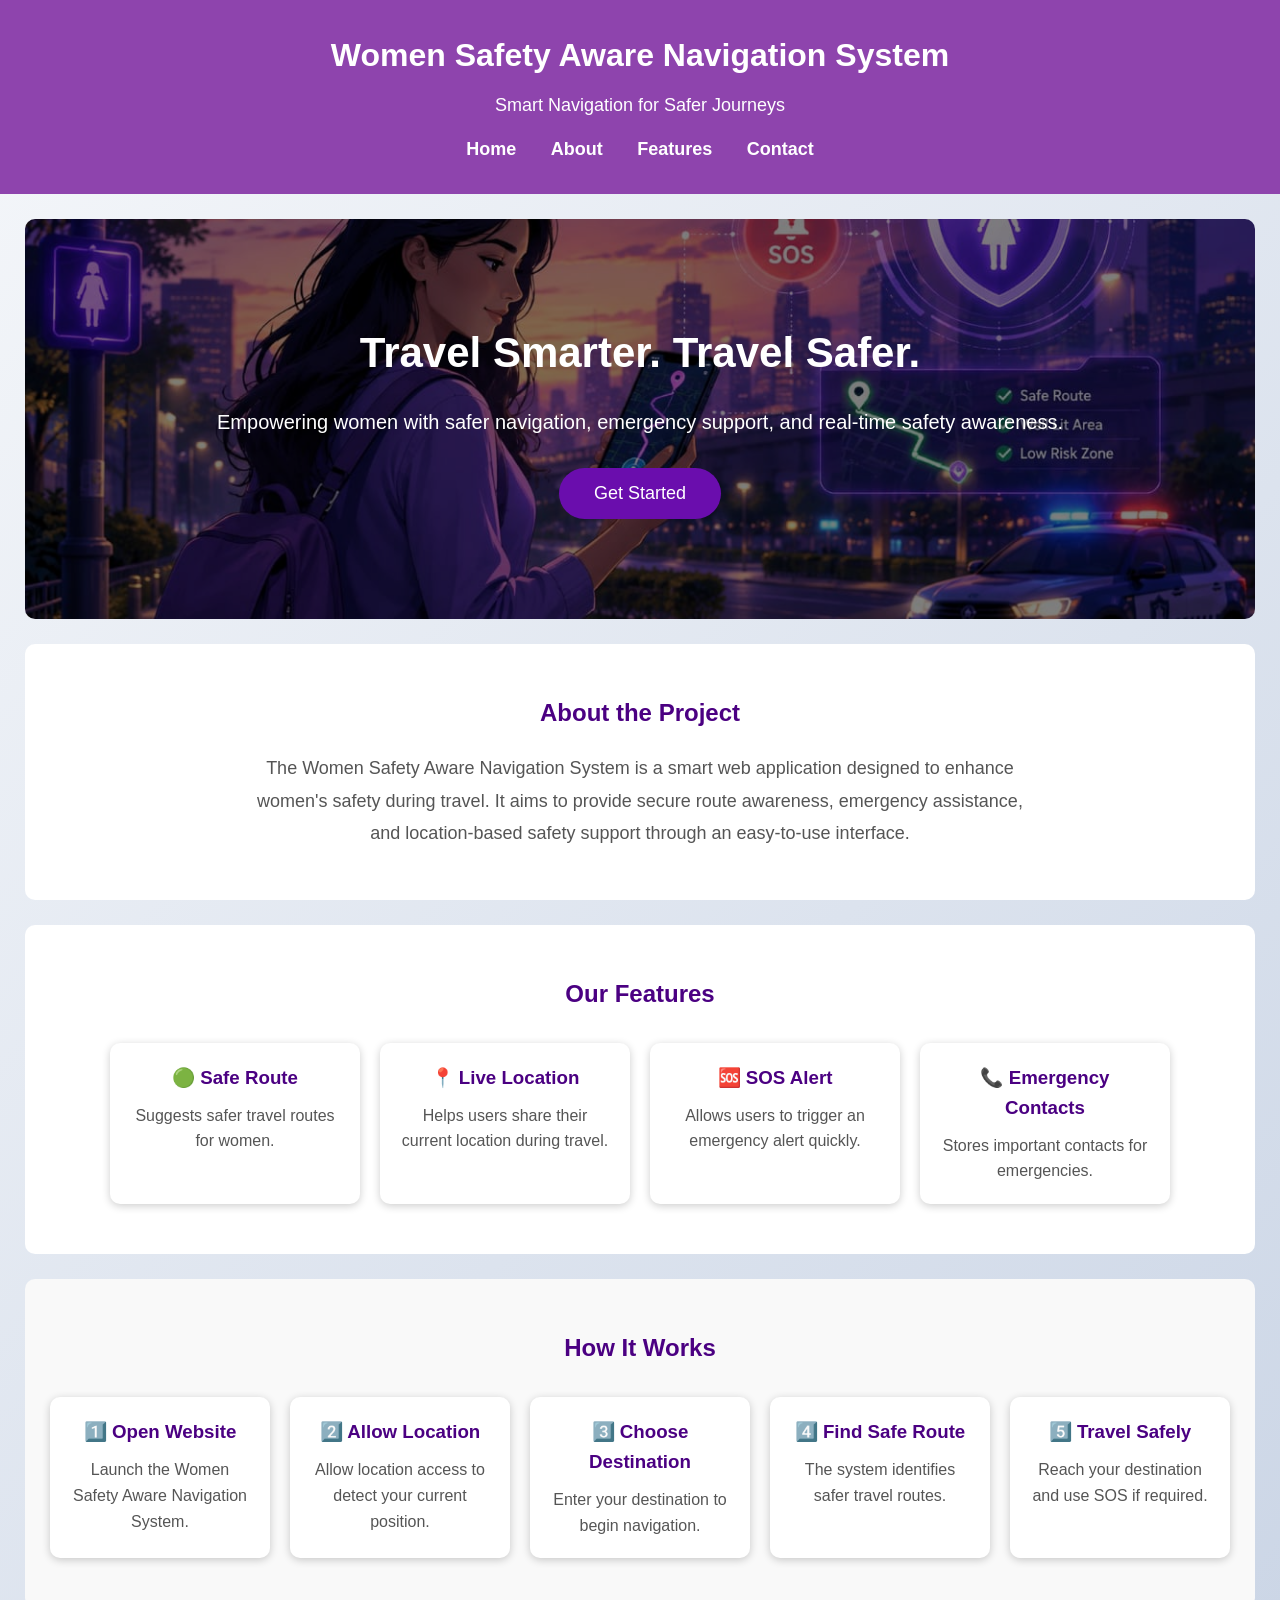
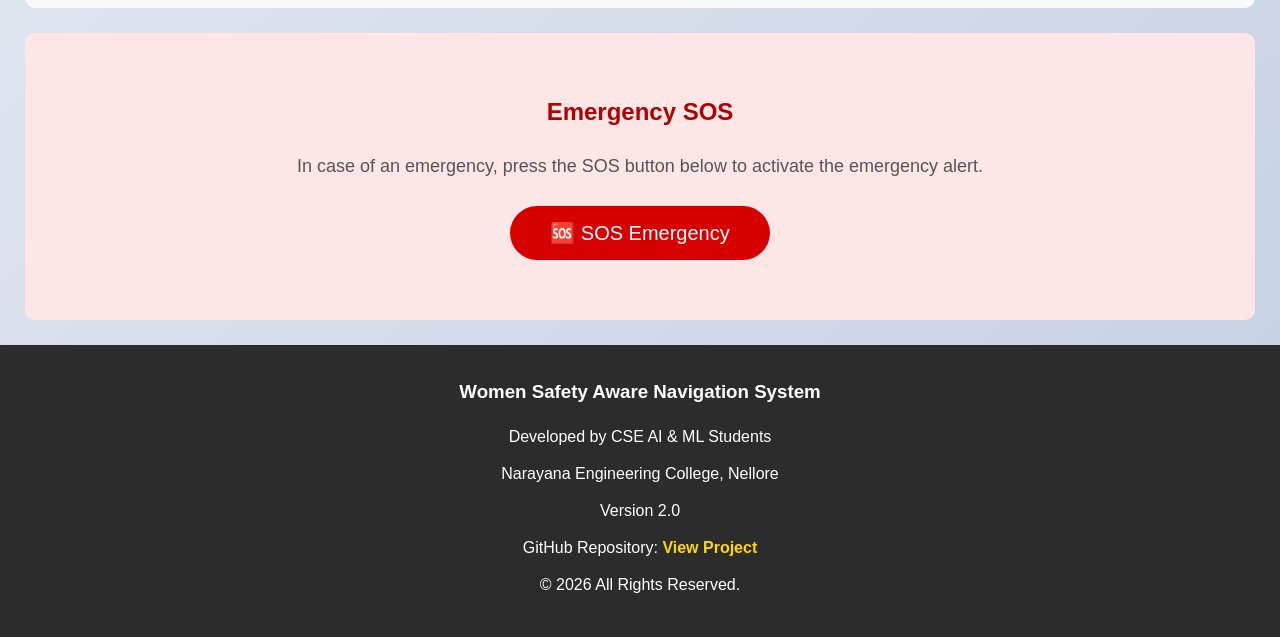
<file: index.html>
<!DOCTYPE html>
<html lang="en">

<head>
    <meta charset="UTF-8">
    <meta name="viewport" content="width=device-width, initial-scale=1.0">

    <title>Women Safety Aware Navigation System</title>

    <link rel="stylesheet" href="style.css">
</head>


<body id="top">

    <header>
    <h1>Women Safety Aware Navigation System</h1>
    <p>Smart Navigation for Safer Journeys</p>

    <nav>
    <a href="#top">Home</a>
    <a href="#about">About</a>
    <a href="#features">Features</a>
    <a href="#footer">Contact</a>
    </nav>
    </header>

    <section class="hero">
    <h2>Travel Smarter. Travel Safer.</h2>

    <p>
        Empowering women with safer navigation,
        emergency support, and real-time safety awareness.
    </p>

    <button onclick="scrollToAbout()">Get Started</button>
    </section>


    <section id="about">
    <h2>About the Project</h2>

    <p>
        The Women Safety Aware Navigation System is a smart web application
        designed to enhance women's safety during travel. It aims to provide
        secure route awareness, emergency assistance, and location-based
        safety support through an easy-to-use interface.
    </p>
    </section>


    <section id="features">
    <h2>Our Features</h2>

    <div class="feature-container">

        <div class="feature-card">
            <h3>🟢 Safe Route</h3>
            <p>Suggests safer travel routes for women.</p>
        </div>

        <div class="feature-card">
            <h3>📍 Live Location</h3>
            <p>Helps users share their current location during travel.</p>
        </div>

        <div class="feature-card">
            <h3>🆘 SOS Alert</h3>
            <p>Allows users to trigger an emergency alert quickly.</p>
        </div>

        <div class="feature-card">
            <h3>📞 Emergency Contacts</h3>
            <p>Stores important contacts for emergencies.</p>
        </div>

    </div>
    </section>

    <section id="how-it-works">
    <h2>How It Works</h2>

    <div class="steps">
        <div class="step">
            <h3>1️⃣ Open Website</h3>
            <p>Launch the Women Safety Aware Navigation System.</p>
        </div>

        <div class="step">
            <h3>2️⃣ Allow Location</h3>
            <p>Allow location access to detect your current position.</p>
        </div>

        <div class="step">
            <h3>3️⃣ Choose Destination</h3>
            <p>Enter your destination to begin navigation.</p>
        </div>

        <div class="step">
            <h3>4️⃣ Find Safe Route</h3>
            <p>The system identifies safer travel routes.</p>
        </div>

        <div class="step">
            <h3>5️⃣ Travel Safely</h3>
            <p>Reach your destination and use SOS if required.</p>
        </div>
    </div>
    </section>

    <section id="sos">
    <h2>Emergency SOS</h2>

    <p>
        In case of an emergency, press the SOS button below to activate the emergency alert.
    </p>

    <button onclick="emergencyAlert()">🆘 SOS Emergency</button>
    </section>
    
    <footer id="footer">
    <h3>Women Safety Aware Navigation System</h3>

    <p>Developed by CSE AI & ML Students</p>

    <p>Narayana Engineering College, Nellore</p>

    <p>Version 2.0</p>

    <p>
        GitHub Repository:
        <a href="https://github.com/mahithapathipati/Women-Safety-Aware-Navigation-System" target="_blank">
            View Project
        </a>
    </p>

    <p>© 2026 All Rights Reserved.</p>
    </footer>

    <script src="script.js"></script>

</body>

</html>
</file>
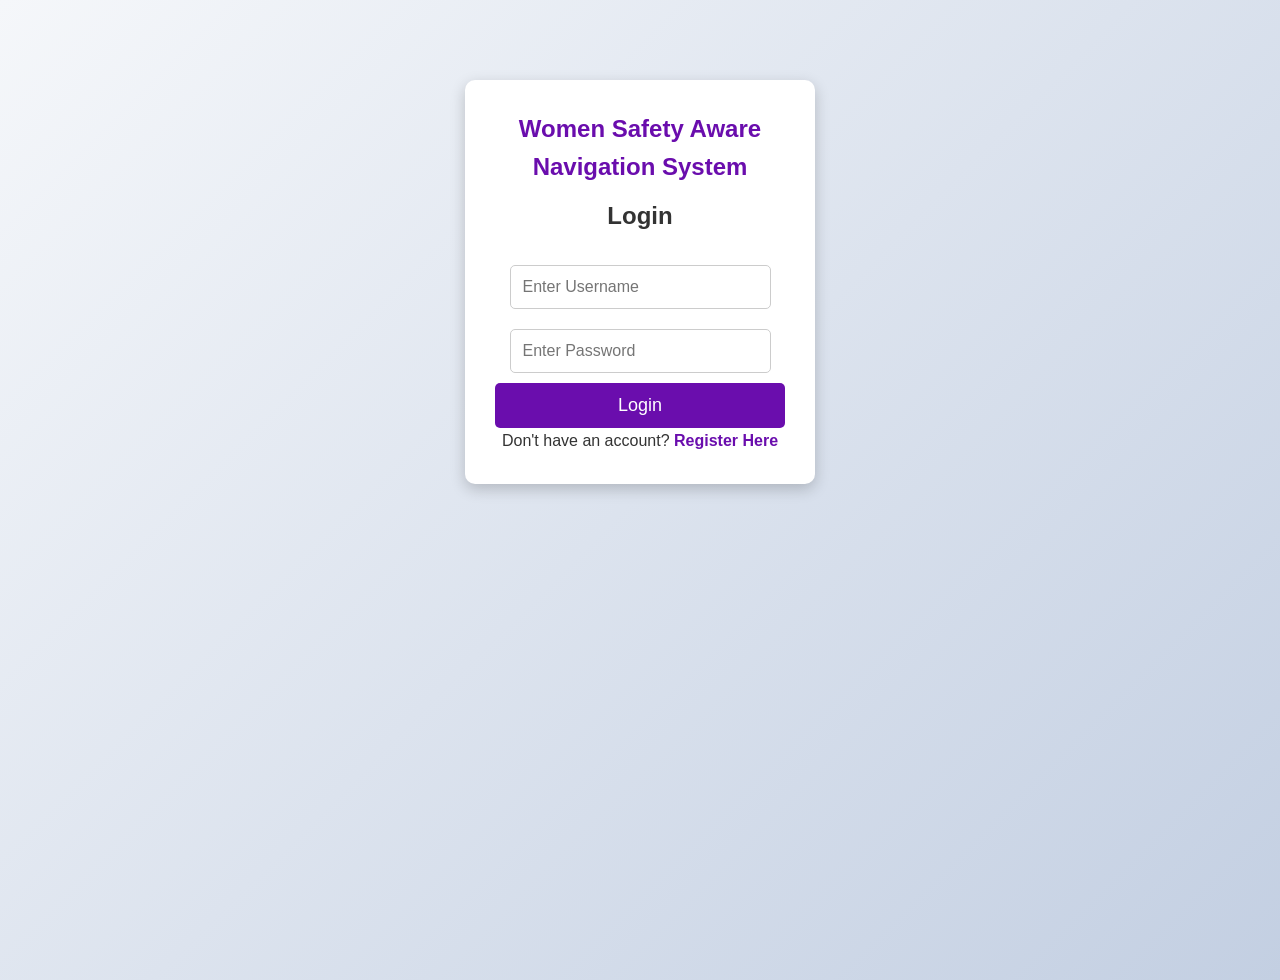
<file: login.html>
<!DOCTYPE html>
<html lang="en">
<head>
    <meta charset="UTF-8">
    <meta name="viewport" content="width=device-width, initial-scale=1.0">
    <title>Login - Women Safety Aware Navigation System</title>

    <link rel="stylesheet" href="style.css">
</head>

<body>

<div class="login-container">

    <h1>Women Safety Aware Navigation System</h1>

    <h2>Login</h2>

    <form>

        <input type="text" placeholder="Enter Username" required>

        <input type="password" placeholder="Enter Password" required>

        <button type="button" onclick="loginUser()">Login</button>
    </form>

    <p>
        Don't have an account?
        <a href="register.html">Register Here</a>
    </p>

</div>

<script src="script.js"></script>

</body>
</html>
</file>
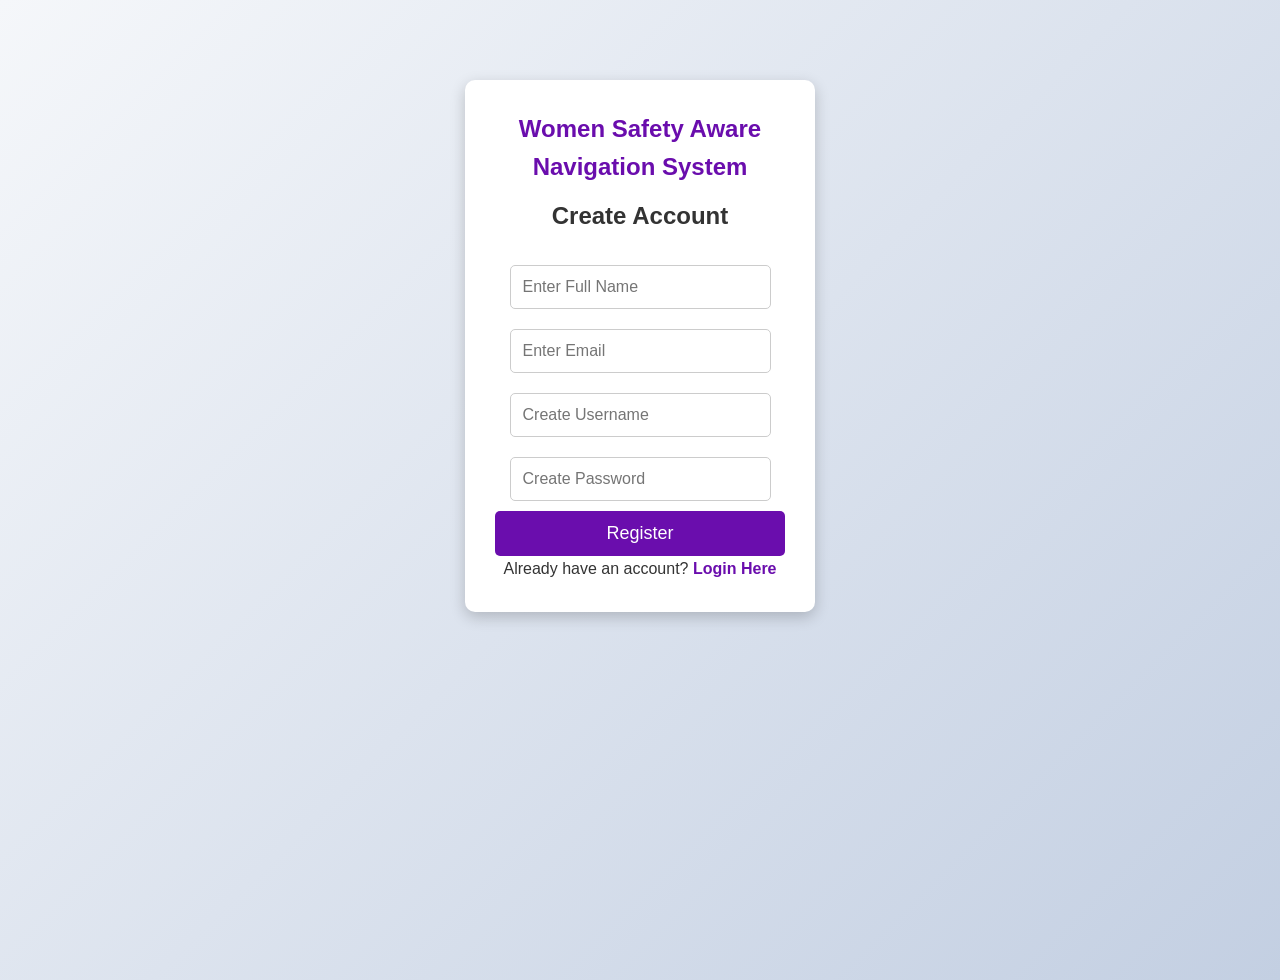
<file: register.html>
<!DOCTYPE html>
<html lang="en">

<head>
    <meta charset="UTF-8">
    <meta name="viewport" content="width=device-width, initial-scale=1.0">

    <title>Register - Women Safety Aware Navigation System</title>

    <link rel="stylesheet" href="style.css">
</head>

<body>

<div class="register-container">

    <h1>Women Safety Aware Navigation System</h1>

    <h2>Create Account</h2>

    <form>

        <input type="text" placeholder="Enter Full Name" required>

        <input type="email" placeholder="Enter Email" required>

        <input type="text" placeholder="Create Username" required>

        <input type="password" placeholder="Create Password" required>

        <button type="button" onclick="registerUser()">
            Register
        </button>

    </form>

    <p>
        Already have an account?
        <a href="login.html">Login Here</a>
    </p>

</div>


<script src="script.js"></script>

</body>

</html>
</file>
<file: style.css>
html {
    scroll-behavior: smooth;
}
* {
    margin: 0;
    padding: 0;
    box-sizing: border-box;
}


body {
    font-family: Arial, sans-serif;
    color: #333;
    line-height: 1.6;
    background: linear-gradient(135deg, #f5f7fa, #c3cfe2);
    min-height: 100vh;
}


/* Header Design */

header {
    background-color: #8e44ad;
    color: white;
    text-align: center;
    padding: 30px;
}


header h1 {
    font-size: 32px;
    margin-bottom: 10px;
}


header p {
    font-size: 18px;
}


/* Section Design */

section {
    background-color: white;
    margin: 25px;
    padding: 25px;
    border-radius: 10px;
}


section h2 {
    color: #8e44ad;
    margin-bottom: 15px;
}


/* Features List */

ul {
    padding-left: 20px;
}


li {
    margin: 10px;
    font-size: 18px;
}


/* Footer Design */

footer {
    background-color: #333;
    color: white;
    text-align: center;
    padding: 15px;
    margin-top: 20px;
}
button{

    background-color:#007bff;

    color:white;

    border:none;

    padding:10px 20px;

    border-radius:8px;

    cursor:pointer;

    font-size:16px;

    transition:0.3s;

}

button:hover{

    background-color:#0056b3;

}
nav {
    margin-top: 15px;
}

nav a {
    color: white;
    text-decoration: none;
    margin: 0 15px;
    font-weight: bold;
    font-size: 18px;
}

nav a:hover {
    text-decoration: underline;
}

.hero {
    text-align: center;
    padding: 100px 20px;
    background: linear-gradient(rgba(0,0,0,0.5), rgba(0,0,0,0.5)),
                url("images/women-safety-banner.jpeg");
    background-size: cover;
    background-position: center;
    color: white;
}

.hero h2 {
    font-size: 42px;
    margin-bottom: 20px;
    color: white;
}

.hero p {
    font-size: 20px;
    margin-bottom: 30px;
    color: white;
}

.hero button {
    background-color: #6A0DAD;
    color: white;
    border: none;
    padding: 15px 35px;
    font-size: 18px;
    border-radius: 30px;
    cursor: pointer;
    transition: all 0.3s ease;
}

.hero button:hover {
    background-color: #4B0082;
    transform: scale(1.08);
}

#about {
    padding: 50px 20px;
    text-align: center;
}

#about h2 {
    color: #4B0082;
    margin-bottom: 20px;
}

#about p {
    font-size: 18px;
    line-height: 1.8;
    max-width: 800px;
    margin: auto;
    color: #555;
}
#features {
    padding: 50px 20px;
    text-align: center;
}

#features h2 {
    color: #4B0082;
    margin-bottom: 30px;
}

.feature-container {
    display: flex;
    justify-content: center;
    flex-wrap: wrap;
    gap: 20px;
}

.feature-card {
    background: white;
    width: 250px;
    padding: 20px;
    border-radius: 10px;
    box-shadow: 0 2px 8px rgba(0,0,0,0.2);
    transition: all 0.3s ease;
}

.feature-card:hover {
    transform: translateY(-10px);
    box-shadow: 0 8px 20px rgba(0,0,0,0.3);
}

.feature-card h3 {
    color: #4B0082;
    margin-bottom: 10px;
}

.feature-card p {
    color: #555;
}

#how-it-works {
    padding: 50px 20px;
    background-color: #f9f9f9;
    text-align: center;
}

#how-it-works h2 {
    color: #4B0082;
    margin-bottom: 30px;
}

.steps {
    display: flex;
    justify-content: center;
    flex-wrap: wrap;
    gap: 20px;
}

.step {
    background: white;
    width: 220px;
    padding: 20px;
    border-radius: 10px;
    box-shadow: 0 2px 8px rgba(0,0,0,0.2);
    transition: all 0.3s ease;
}

.step:hover {
    transform: translateY(-10px);
    box-shadow: 0 8px 20px rgba(0,0,0,0.3);
}

.step h3 {
    color: #4B0082;
    margin-bottom: 10px;
}

.step p {
    color: #555;
}
#sos {
    text-align: center;
    padding: 60px 20px;
    background-color: #ffe6e6;
}

#sos h2 {
    color: #b30000;
    margin-bottom: 20px;
}

#sos p {
    font-size: 18px;
    color: #555;
    margin-bottom: 25px;
}

#sos button {
    background-color: #d60000;
    color: white;
    border: none;
    padding: 15px 40px;
    font-size: 20px;
    border-radius: 30px;
    cursor: pointer;
    transition: all 0.3s ease;
    animation: pulse 2s infinite;
}

#sos button:hover {
    background-color: #a00000;
    transform: scale(1.08);
}

#footer {
    line-height: 1.8;
    background-color: #2c2c2c;
    color: white;
    text-align: center;
    padding: 30px 20px;
}

#footer a {
    color: #ffd700;
    text-decoration: none;
    font-weight: bold;
}

#footer a:hover {
    text-decoration: underline;
}

#footer h3 {
    margin-bottom: 15px;
    color: #ffffff;
}

#footer p {
    margin: 8px 0;
    font-size: 16px;
}
/* Responsive Design */
@media (max-width: 768px) {

    nav {
        display: flex;
        flex-direction: column;
        align-items: center;
    }

    nav a {
        margin: 10px 0;
    }

    .hero h2 {
        font-size: 28px;
    }

    .hero p {
        font-size: 16px;
    }

    .feature-container,
    .steps {
        flex-direction: column;
        align-items: center;
    }

    .feature-card,
    .step {
        width: 90%;
    }
}

@keyframes pulse {
    0% {
        transform: scale(1);
    }

    50% {
        transform: scale(1.05);
    }

    100% {
        transform: scale(1);
    }
}
/* Login Page */

.login-container {
    width: 350px;
    margin: 80px auto;
    background: white;
    padding: 30px;
    border-radius: 10px;
    box-shadow: 0 5px 15px rgba(0,0,0,0.2);
    text-align: center;
}

.login-container h1 {
    color: #6A0DAD;
    font-size: 24px;
    margin-bottom: 10px;
}

.login-container h2 {
    margin-bottom: 20px;
}

.login-container input {
    width: 90%;
    padding: 12px;
    margin: 10px 0;
    border: 1px solid #ccc;
    border-radius: 5px;
    font-size: 16px;
}

.login-container button {
    width: 100%;
    padding: 12px;
    background: #6A0DAD;
    color: white;
    border: none;
    border-radius: 5px;
    font-size: 18px;
    cursor: pointer;
    transition: 0.3s;
}

.login-container button:hover {
    background: #4B0082;
}

.login-container a {
    color: #6A0DAD;
    text-decoration: none;
    font-weight: bold;
}

.login-container a:hover {
    text-decoration: underline;
}
/* Dashboard Page */

.dashboard-container {
    width: 80%;
    margin: 40px auto;
    text-align: center;
}

.dashboard-container h1 {
    color: #6A0DAD;
    margin-bottom: 10px;
}

.dashboard-container h2 {
    margin-bottom: 30px;
}

.dashboard-card {
    transition: transform 0.3s ease;
    cursor: pointer;
    background: white;
    margin: 20px auto;
    padding: 20px;
    border-radius: 10px;
    box-shadow: 0 5px 15px rgba(0,0,0,0.2);
    transition: all 0.3s ease;
    max-width: 600px;
}

.dashboard-card:hover {
    transform: translateY(-8px);
    box-shadow: 0 10px 20px rgba(0,0,0,0.3);
}

#logoutBtn {
    background-color: #d60000;
    color: white;
    border: none;
    padding: 12px 30px;
    font-size: 18px;
    border-radius: 30px;
    cursor: pointer;
    margin-top: 20px;
    transition: all 0.3s ease;
}

#logoutBtn:hover {
    background-color: #a00000;
    transform: scale(1.05);
}
/* Registration Page */

.register-container {
    width: 350px;
    margin: 80px auto;
    background: white;
    padding: 30px;
    border-radius: 10px;
    box-shadow: 0 5px 15px rgba(0,0,0,0.2);
    text-align: center;
}

.register-container h1 {
    color: #6A0DAD;
    font-size: 24px;
    margin-bottom: 10px;
}

.register-container h2 {
    margin-bottom: 20px;
}

.register-container input {
    width: 90%;
    padding: 12px;
    margin: 10px 0;
    border: 1px solid #ccc;
    border-radius: 5px;
    font-size: 16px;
}

.register-container button {
    width: 100%;
    padding: 12px;
    background: #6A0DAD;
    color: white;
    border: none;
    border-radius: 5px;
    font-size: 18px;
    cursor: pointer;
    transition: 0.3s;
}

.register-container button:hover {
    background: #4B0082;
    transform: scale(1.05);
}

.register-container a {
    color: #6A0DAD;
    text-decoration: none;
    font-weight: bold;
}

.register-container a:hover {
    text-decoration: underline;
}
/* Map Container */

#map {
    width: 100%;
    height: 250px;
    background: #e6e6e6;
    border-radius: 10px;
    margin-top: 15px;
    display: flex;
    justify-content: center;
    align-items: center;
    color: #555;
    font-size: 18px;
}
.safety-status{

    margin-top:20px;

    padding:15px;

    background:#f5f5f5;

    border-radius:10px;

    text-align:center;

    font-size:18px;

    font-weight:bold;

}
.dashboard-card ul{

    list-style: none;

    padding: 0;

}

.dashboard-card li{

    margin: 10px 0;

    font-size: 18px;

}
.dashboard-card a{

    display: inline-block;

    margin-top: 5px;

    padding: 6px 12px;

    background: #007bff;

    color: white;

    text-decoration: none;

    border-radius: 5px;

    font-weight: bold;

}

.dashboard-card a:hover{

    background: #0056b3;

}
.dashboard-card:hover{

    transform: translateY(-5px);

    box-shadow: 0 8px 20px rgba(0,0,0,0.2);

}
@media (max-width:768px){

    .dashboard-container{

        width:95%;

        padding:15px;

    }

    .dashboard-card{

        margin-bottom:20px;

    }

    button{

        width:100%;

        margin-top:10px;

    }

    input{

        width:100%;

        margin-bottom:10px;

    }

    #map{

        height:300px;

    }

}
.footer{

    margin-top:30px;

    padding:20px;

    background:#222;

    color:white;

    text-align:center;

    border-radius:10px;

}

.footer p{

    margin:5px 0;

}
.logo-section{

    text-align:center;

    margin-bottom:20px;

}

.logo-section img{

    width:90px;

    height:90px;

    margin-bottom:10px;

}
.dark-mode{

    background:#222;

    color:white;

}

.dark-mode .dashboard-card{

    background:#333;

    color:white;

}
/* Responsive Design */

@media (max-width:768px){

    .dashboard-container{

        width:95%;

        padding:15px;

    }

    .dashboard-card{

        padding:15px;

        margin-bottom:15px;

    }

    button{

        width:100%;

        margin-top:10px;

    }

    input{

        width:100%;

    }

    #map{

        height:300px;

    }

}
/* Card Animation */

.dashboard-card{

    animation: fadeIn 0.8s ease-in-out;

}

@keyframes fadeIn{

    from{

        opacity:0;

        transform:translateY(20px);

    }

    to{

        opacity:1;

        transform:translateY(0);

    }

}
/* Button Hover Animation */

button{

    transition: all 0.3s ease;

}

button:hover{

    transform: scale(1.05);

}

button:active{

    transform: scale(0.95);

}
/* Dashboard Card Hover Effect */

.dashboard-card{

    transition: transform 0.3s ease, box-shadow 0.3s ease;

}

.dashboard-card:hover{

    transform: translateY(-8px);

    box-shadow: 0 12px 25px rgba(0,0,0,0.25);

}
/* Navigation Bar */

.navbar{
    display: flex;
    justify-content: space-between;
    align-items: center;
    background: #1e3a8a;
    color: white;
    padding: 15px 25px;
}

.navbar ul{
    display: flex;
    list-style: none;
    gap: 20px;
    margin: 0;
    padding: 0;
}

.navbar a{
    color: white;
    text-decoration: none;
    font-weight: bold;
}

.navbar a:hover{
    color: #ffd700;
}
/* Back To Top Button */

#topBtn{

    display:none;

    position:fixed;

    bottom:20px;

    right:20px;

    background:#007bff;

    color:white;

    border:none;

    padding:12px 18px;

    border-radius:50%;

    cursor:pointer;

    font-size:18px;

    box-shadow:0 4px 10px rgba(0,0,0,0.3);

}

#topBtn:hover{

    background:#0056b3;

}
#currentDateTime{
    font-size:18px;
    font-weight:bold;
    line-height:1.8;
    text-align:center;
}
</file>
